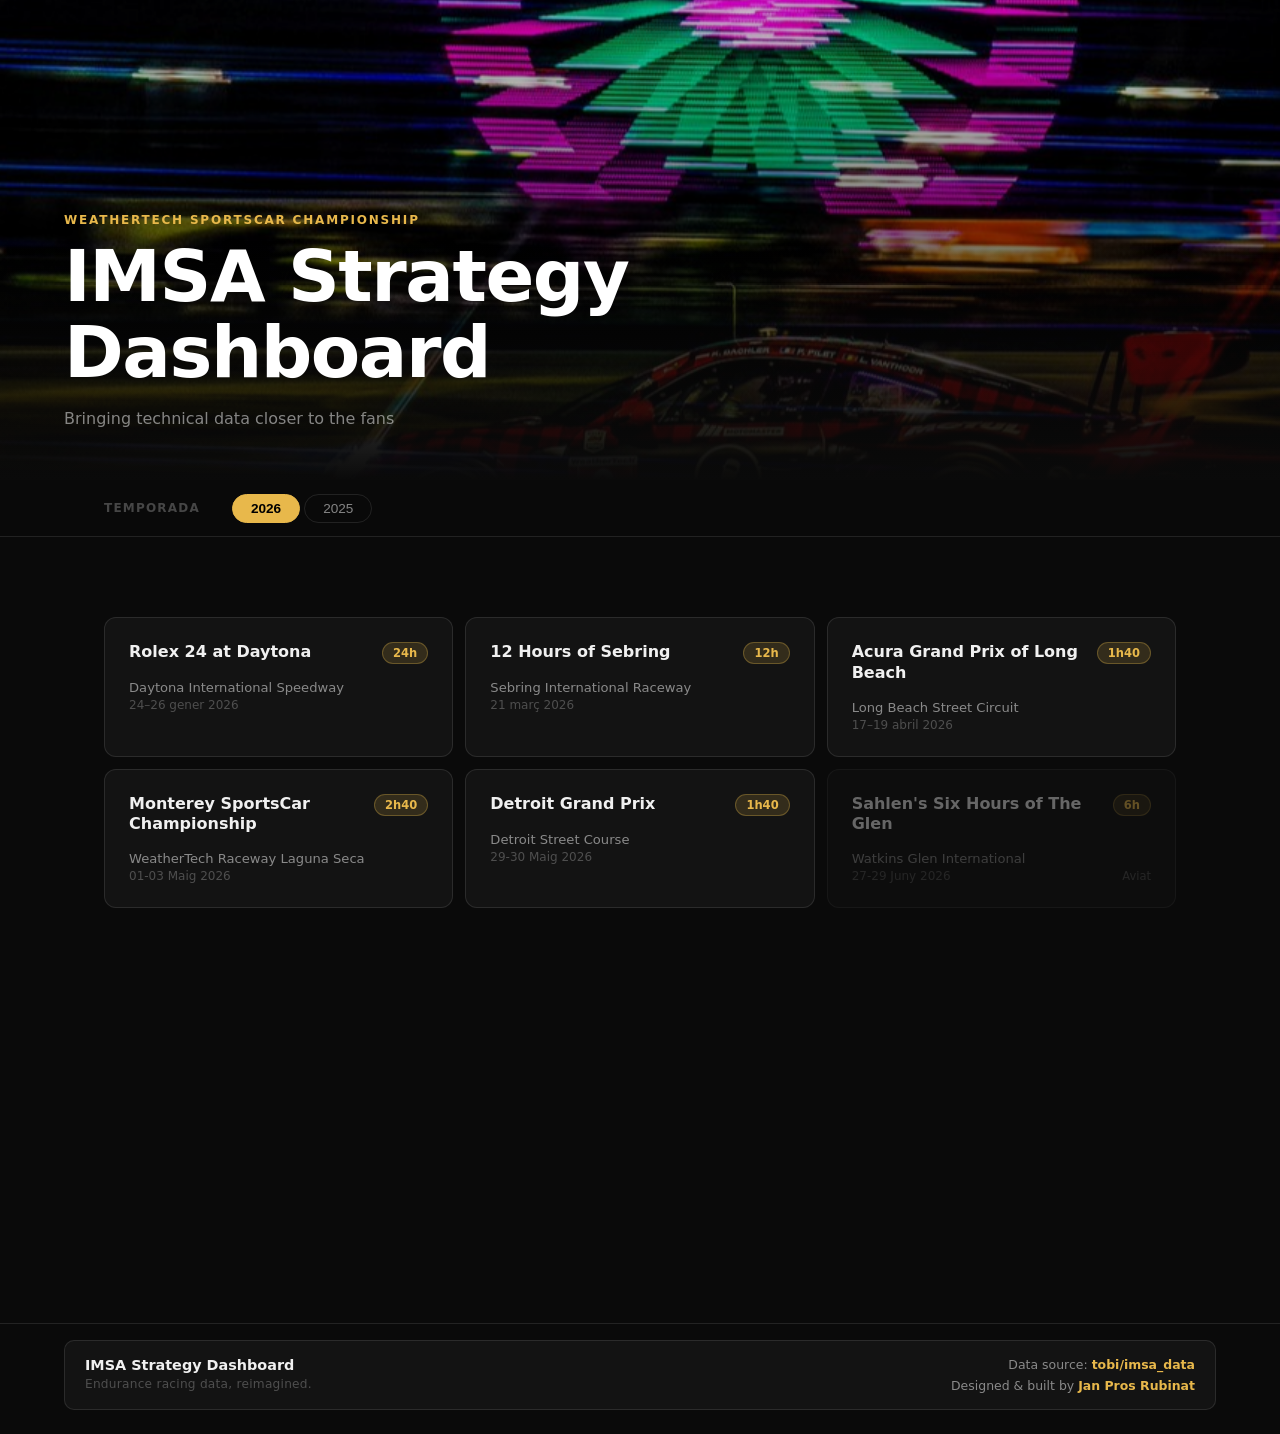
<file: tracker/index.html>
<!DOCTYPE html>
<html lang="ca">

<head>
  <meta charset="UTF-8">
  <meta name="viewport" content="width=device-width, initial-scale=1.0">
  <title>IMSA Strategy Dashboard</title>
  <link rel="stylesheet" href="css/index.css">
</head>

<body>

  <div class="hero">
    <div class="hero-bg" id="hero-bg"></div>
    <div class="hero-overlay"></div>
    <div class="hero-content">
      <p class="hero-label">WeatherTech SportsCar Championship</p>
      <h1>IMSA Strategy<br>Dashboard</h1>
      <p class="hero-sub">Bringing technical data closer to the fans</p>
    </div>
  </div>

  <nav class="temporada-nav">
    <div class="nav-inner">
      <span class="nav-label">Temporada</span>
      <div id="temporada-botons"></div>
    </div>
  </nav>

  <main class="main-content">
    <div id="cursa-list"></div>
  </main>

  <footer class="site-footer">
    <div class="footer-inner">
      <div class="footer-brand">
        <span class="footer-title">IMSA Strategy Dashboard</span>
        <span class="footer-tagline">Endurance racing data, reimagined.</span>
      </div>

      <div class="footer-meta">
        <span>
          Data source:
          <a href="https://github.com/tobi/imsa_data" target="_blank" rel="noopener noreferrer">
            tobi/imsa_data
          </a>
        </span>

        <span>
          Designed & built by
          <a href="https://github.com/janprrr" target="_blank" rel="noopener noreferrer">

            Jan Pros Rubinat
          </a>
        </span>
      </div>
    </div>
  </footer>



  <script src="js/index.js"></script>
</body>

</html>
</file>
<file: tracker/css/index.css>
*,
*::before,
*::after {
  box-sizing: border-box;
  margin: 0;
  padding: 0;
}

:root {
  --accent: #e8b84b;
  --accent-dim: rgba(232, 184, 75, 0.15);
  --bg-dark: #0a0a0a;
  --bg-card: rgba(255, 255, 255, 0.04);
  --bg-card-hover: rgba(255, 255, 255, 0.08);
  --border: rgba(255, 255, 255, 0.1);
  --border-hover: rgba(232, 184, 75, 0.6);
  --text-primary: #f0f0f0;
  --text-secondary: rgba(255, 255, 255, 0.5);
  --text-muted: rgba(255, 255, 255, 0.25);
}

body {
  font-family: system-ui, sans-serif;
  background: var(--bg-dark);
  color: var(--text-primary);
  min-height: 100vh;
}

/* ── HERO ── */
.hero {
  position: relative;
  height: 480px;
  overflow: hidden;
  display: flex;
  align-items: flex-end;
}

.hero-bg {
  position: absolute;
  inset: -20%;
  background-image: url('../img/hero-bg.jpg');
  background-size: cover;
  background-position: center;
  will-change: transform;
  transition: transform 0.1s linear;
}

.hero-overlay {
  position: absolute;
  inset: 0;
  background: linear-gradient(to bottom,
      rgba(0, 0, 0, 0.2) 0%,
      rgba(0, 0, 0, 0.5) 50%,
      rgba(10, 10, 10, 1) 100%);
}

.hero-content {
  position: relative;
  padding: 0 4rem 3rem;
  max-width: 1200px;
  width: 100%;
}

.hero-label {
  font-size: 0.75rem;
  font-weight: 600;
  letter-spacing: 0.15em;
  text-transform: uppercase;
  color: var(--accent);
  margin-bottom: 0.75rem;
}

.hero-content h1 {
  font-size: clamp(2.5rem, 6vw, 4.5rem);
  font-weight: 700;
  line-height: 1.05;
  letter-spacing: -0.02em;
  color: #fff;
  margin-bottom: 1rem;
}

.hero-sub {
  font-size: 1rem;
  color: var(--text-secondary);
  max-width: 480px;
  line-height: 1.6;
}

/* ── NAV TEMPORADA ── */
.temporada-nav {
  border-bottom: 1px solid var(--border);
  background: rgba(10, 10, 10, 0.95);
  position: sticky;
  top: 0;
  z-index: 10;
  backdrop-filter: blur(12px);
}

.nav-inner {
  max-width: 1200px;
  margin: 0 auto;
  padding: 0 4rem;
  display: flex;
  align-items: center;
  gap: 2rem;
  height: 56px;
}

.nav-label {
  font-size: 0.75rem;
  font-weight: 600;
  letter-spacing: 0.1em;
  text-transform: uppercase;
  color: var(--text-muted);
  flex-shrink: 0;
}

#temporada-botons {
  display: flex;
  gap: 4px;
}

.btn-temporada {
  padding: 6px 18px;
  border-radius: 20px;
  border: 1px solid var(--border);
  background: transparent;
  color: var(--text-secondary);
  font-size: 0.85rem;
  font-weight: 500;
  cursor: pointer;
  transition: all 0.15s;
}

.btn-temporada:hover {
  border-color: var(--border-hover);
  color: var(--text-primary);
}

.btn-temporada.actiu {
  background: var(--accent);
  border-color: var(--accent);
  color: #000;
  font-weight: 600;
}

/* ── MAIN ── */
.main-content {
  max-width: 1200px;
  margin: 0 auto;
  padding: 3rem 4rem 5rem;
}

.temporada-bloc {
  display: none;
}

.temporada-bloc.visible {
  display: block;
}

.curses-grid {
  display: grid;
  grid-template-columns: repeat(auto-fill, minmax(320px, 1fr));
  gap: 12px;
  margin-top: 2rem;
}

/* ── CARDS CURSA ── */
.cursa-card {
  background: var(--bg-card);
  border: 1px solid var(--border);
  border-radius: 12px;
  padding: 1.5rem;
  display: flex;
  flex-direction: column;
  gap: 1rem;
  transition: background 0.15s, border-color 0.15s, transform 0.15s;
}

.cursa-card:not(.pendent) {
  cursor: pointer;
}

.cursa-card:not(.pendent):hover {
  background: var(--bg-card-hover);
  border-color: var(--border-hover);
  transform: translateY(-2px);
}

.cursa-card.pendent {
  opacity: 0.4;
}

.cursa-card-top {
  display: flex;
  justify-content: space-between;
  align-items: flex-start;
  gap: 1rem;
}

.cursa-nom {
  font-size: 1rem;
  font-weight: 600;
  color: var(--text-primary);
  line-height: 1.3;
}

.cursa-durada {
  font-size: 0.72rem;
  font-weight: 700;
  padding: 3px 10px;
  border-radius: 20px;
  background: var(--accent-dim);
  color: var(--accent);
  border: 1px solid rgba(232, 184, 75, 0.3);
  white-space: nowrap;
  flex-shrink: 0;
}

.cursa-card-bottom {
  display: flex;
  justify-content: space-between;
  align-items: flex-end;
}

.cursa-circuit {
  font-size: 0.82rem;
  color: var(--text-secondary);
  margin-bottom: 3px;
}

.cursa-data {
  font-size: 0.75rem;
  color: var(--text-muted);
}

.cursa-arrow {
  font-size: 1.1rem;
  color: var(--accent);
  opacity: 0;
  transition: opacity 0.15s, transform 0.15s;
}

.cursa-card:not(.pendent):hover .cursa-arrow {
  opacity: 1;
  transform: translateX(4px);
}

.cursa-pendent {
  font-size: 0.72rem;
  color: var(--text-muted);
}

/* ── FOOTER ── */
footer {
  border-top: 1px solid var(--border);
  padding: 1.5rem 4rem;
}

.footer-inner {
  max-width: 1200px;
  margin: 0 auto;
  display: flex;
  justify-content: space-between;
  font-size: 0.8rem;
  color: var(--text-muted);
}

.footer-inner a {
  color: var(--accent);
  text-decoration: none;
}

.footer-inner a:hover {
  text-decoration: underline;
}

/* ── ANIMACIONS SCROLL ── */
.cursa-card {
  opacity: 0;
  transform: translateY(24px);
  transition: opacity 0.5s ease, transform 0.5s ease;
}

.cursa-card.visible {
  opacity: 1;
  transform: translateY(0);
}

.cursa-card.pendent {
  opacity: 0;
  transform: translateY(24px);
}

.cursa-card.pendent.visible {
  opacity: 0.4;
  transform: translateY(0);
}



/* ── FOOTER ── */
.site-footer {
  margin-top: 2rem;
  padding-top: 1rem;
}

.footer-inner {
  display: flex;
  justify-content: space-between;
  align-items: flex-start;
  gap: 2rem;
  padding: 1rem 1.25rem;
  background: var(--bg-card);
  border: 1px solid var(--border);
  border-radius: 10px;
}

.footer-brand {
  display: flex;
  flex-direction: column;
  gap: 4px;
}

.footer-title {
  font-size: 0.9rem;
  font-weight: 700;
  color: var(--text-primary);
}

.footer-tagline {
  font-size: 0.76rem;
  color: var(--text-muted);
  letter-spacing: 0.02em;
}

.footer-meta {
  display: flex;
  flex-direction: column;
  align-items: flex-end;
  gap: 6px;
  font-size: 0.78rem;
  color: var(--text-secondary);
  text-align: right;
}

.footer-meta a {
  color: var(--accent);
  text-decoration: none;
  font-weight: 600;
  transition: opacity 0.15s ease;
}

.footer-meta a:hover {
  opacity: 0.85;
}

/* ── FOOTER RESPONSIVE ── */
@media (max-width: 760px) {
  .footer-inner {
    flex-direction: column;
    align-items: flex-start;
  }

  .footer-meta {
    align-items: flex-start;
    text-align: left;
  }
}
</file>
